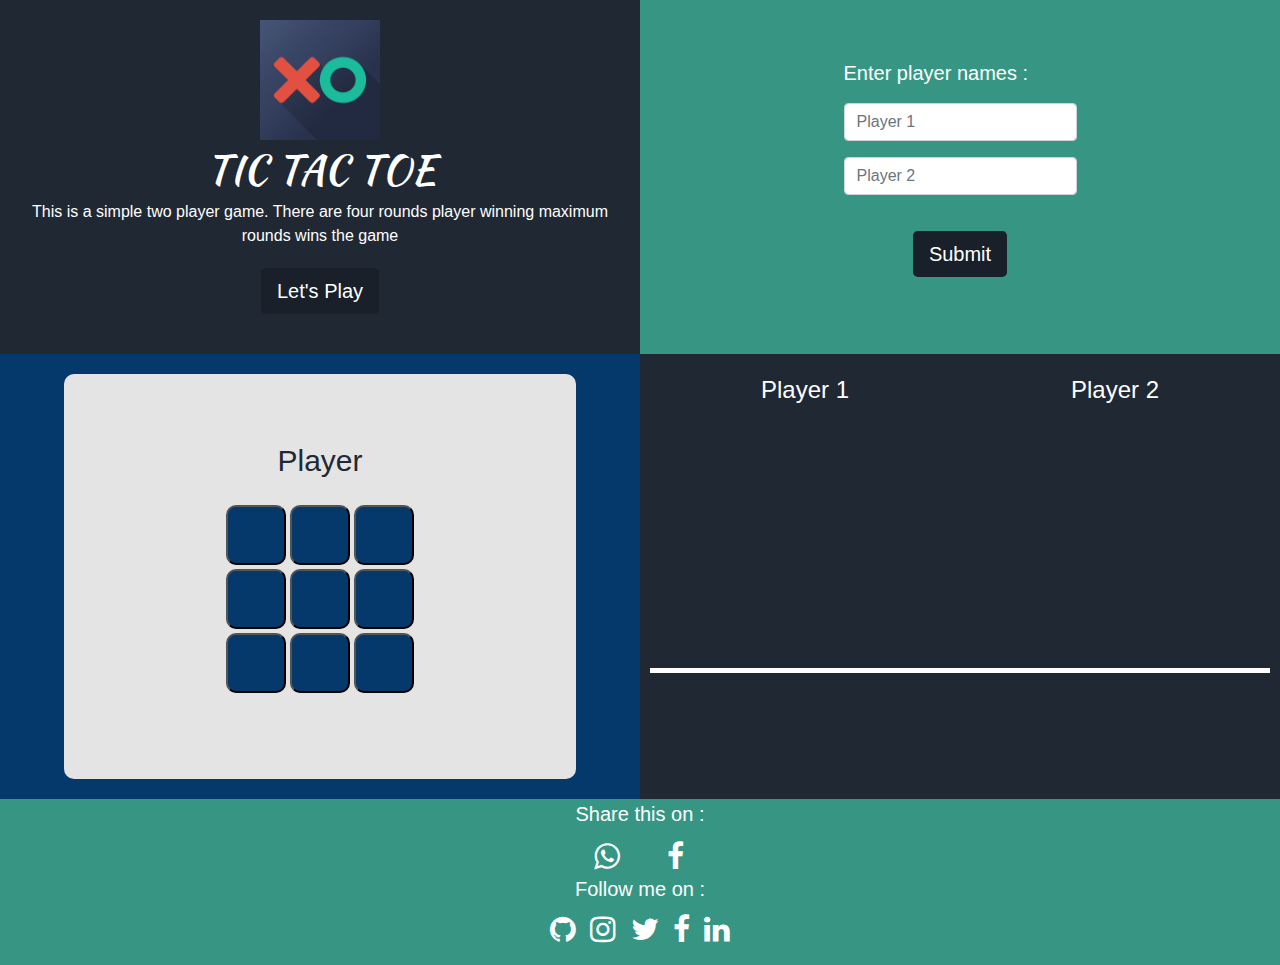
<file: index.html>
<!DOCTYPE html>
<html lang="en">
<head>
    <!-- Global site tag (gtag.js) - Google Analytics -->
<script async src="https://www.googletagmanager.com/gtag/js?id=UA-147519635-3"></script>
<script>
  window.dataLayer = window.dataLayer || [];
  function gtag(){dataLayer.push(arguments);}
  gtag('js', new Date());

  gtag('config', 'UA-147519635-3');
</script>

    <meta charset="UTF-8">
    <meta name="viewport" content="width=device-width, initial-scale=1.0">
    <meta http-equiv="X-UA-Compatible" content="ie=edge">
    <link rel="stylesheet" href="main.css">
    <link href="https://fonts.googleapis.com/css?family=Kaushan+Script&display=swap" rel="stylesheet">
    <link rel="stylesheet" href="https://stackpath.bootstrapcdn.com/bootstrap/4.3.1/css/bootstrap.min.css" integrity="sha384-ggOyR0iXCbMQv3Xipma34MD+dH/1fQ784/j6cY/iJTQUOhcWr7x9JvoRxT2MZw1T" crossorigin="anonymous">
    <link rel="stylesheet" href="https://cdnjs.cloudflare.com/ajax/libs/font-awesome/4.7.0/css/font-awesome.min.css">

    <title>TIC TAC TOE</title>
</head>
<body class="main">
    <div class="title">
            <img src="img.jpg" alt="" id="main-img">
        <div id="title-name">TIC TAC TOE</div>
        <div id="desc">This is a simple two player game. There are four rounds player winning maximum rounds wins the game</div>
        <a href="#pname"><button type="button" class="btn btn-danger btn-lg" id="submit1">Let's Play</button></a>
        
    </div>
    <div class="pname" id="pname">
            <div class="form-group">
            <div style="align-self: flex-start ; margin-bottom : 15px ; font-size: 20px ">Enter player names :</div>
              <input type="text" class="form-control" id="formGroupExampleInput" placeholder="Player 1">
            </div>
            <div class="form-group">
              <input type="text" class="form-control" id="formGroupExampleInput2" placeholder="Player 2">
            </div>
            <div><a href="#game"><button type="button" class="btn btn-primary btn-lg" id="submit2">Submit</button></a> 
            </div>
    </div>
    <div class="game" id="game">
        <div class="jumbotron jumbotron-fluid" id="game-background">
            <div style="font-size: 30px" id="chance">Player</div>
            <div class="main-game" id="buttons">
                <button id="btn1"></button>
                <button id="btn2"></button>
                <button id="btn3"></button>
                <button id="btn4"></button>
                <button id="btn5"></button>
                <button id="btn6"></button>
                <button id="btn7"></button>
                <button id="btn8"></button>
                <button id="btn9"></button>
            </div>
        </div>
    </div>
    <div class="table">
            <h4 id="player1">Player 1</h4>
            <h4 id="player2">Player 2</h4>
            <div></div>
            <div></div>
            <div></div>
            <div></div>
            <div></div>
            <div></div>
            <div></div>
            <div></div>
            <div id="result"></div>
        </div>
    <div class="share">
            <p style="color: #fff ; margin-bottom:10px ; font-size: 20px ;">Share this on :</p>
            <div>
            <a href="whatsapp://send?text=http://webdevelopmentscripts.com" style="color: #fff"><i class="fa fa-whatsapp" style="font-size:30px ; margin-right : 40px"></i></a>
            <a href="https://www.facebook.com/sharer/sharer.php?u=https%3A//x-n-o-web-app.netlify.com/?_ga=2.44893024.590733038.1568299423-359579610.1568102929"><i class="fa fa-facebook" style="font-size:30px ; color: #fff ; margin: 2px"></i></a>
        </div>
<p style="font-size:20px ; color: #fff ; margin-bottom: 5px ;">Follow me on :</p>
<p><a href="https://github.com/AbhijeetNandvikar?tab=repositories"><i class="fa fa-github" style="font-size:30px ; color: #fff ; margin: 5px"></i></a> 
    <a href="https://www.instagram.com/abhi.nandvikar/"><i class="fa fa-instagram" style="font-size:30px ; color: #fff ; margin: 5px"></i></a>
    <a href="https://twitter.com/AbhijeetNandvi1"><i class="fa fa-twitter" style="font-size:30px ; color: #fff ; margin: 5px"></i></a>
    <a href="https://www.facebook.com/abhijeet.nandvikar"><i class="fa fa-facebook" style="font-size:30px ; color: #fff ; margin: 5px"></i></a>
    <a href="https://www.linkedin.com/in/abhijeet-nandvikar-724b7818b/"><i class="fa fa-linkedin" style="font-size:30px ; color: #fff ; margin: 5px"></i></a> </p>
    

    </div>
    <script type="text/javascript" src="Script.js"></script>
</body>
</html>
</file>
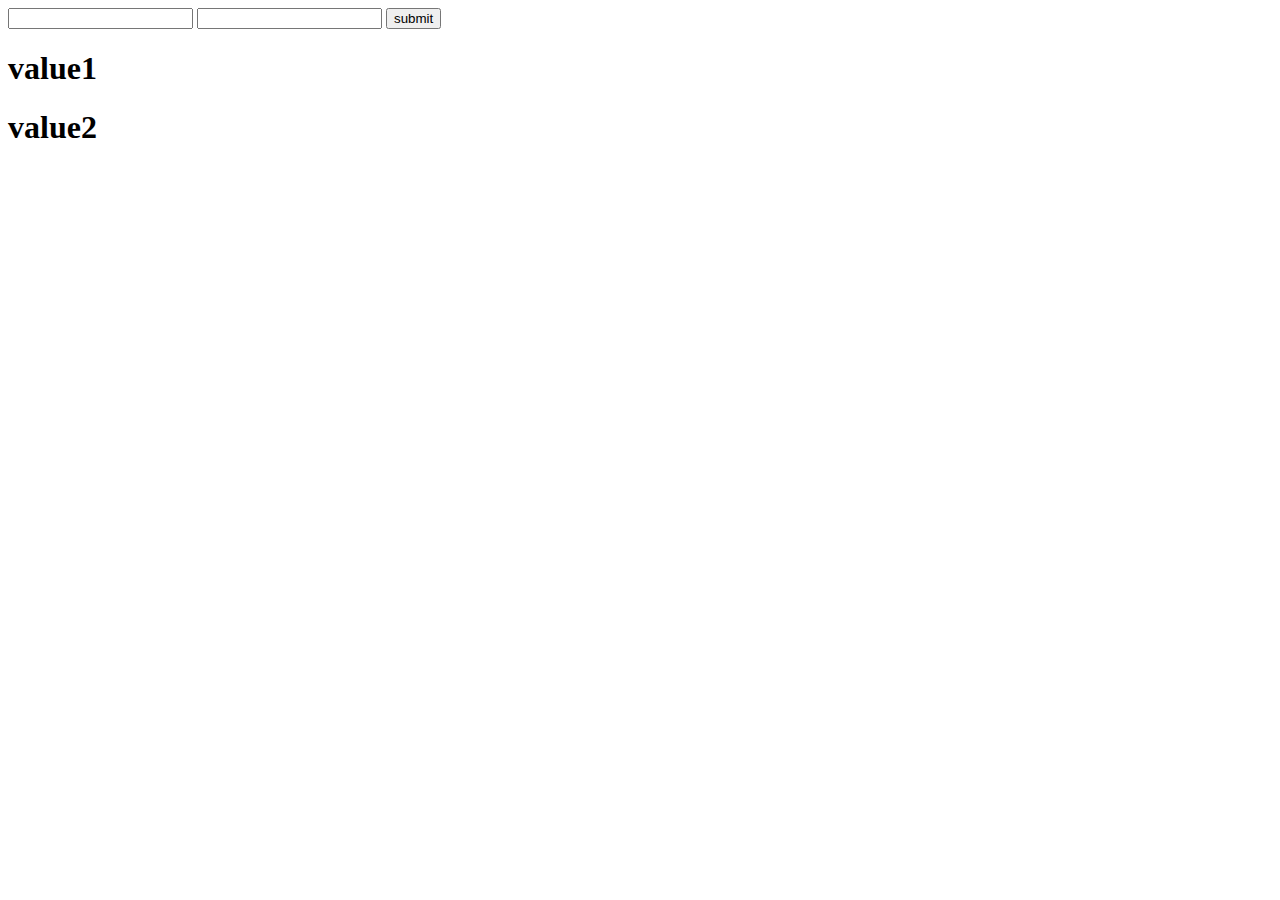
<file: sample.html>
<!DOCTYPE html>
<html lang="en">
<head>
    <meta charset="UTF-8">
    <meta name="viewport" content="width=device-width, initial-scale=1.0">
    <meta http-equiv="X-UA-Compatible" content="ie=edge">
    <title>Document</title>
</head>
<body>
    <input type="text"  id="name1">
    <input type="text" id="name2">
    <button id="submit">submit</button>
    <h1 id="h1">value1</h1>
    <h1 id="h2">value2</h1>
<script>
        const btn =  document.getElementById("submit")
        const h1 = document.getElementById("h1")
        const h2 = document.getElementById("h2")
        var counter = 0 
        function displayName(){
            const val1 = document.getElementById("name1")
            const val2 = document.getElementById("name2")
            counter = counter + 1 ;
            console.log("working")
            console.log(counter)
        }
        btn.addEventListener("click",displayName) ;

        </script>
</body>
</html>
</file>
<file: main.css>
html{
    scroll-behavior: smooth ;
    margin: 0px ;
}
.main{
    display: grid;
    grid-template-rows: .35fr .15fr 1fr .5fr .25fr ;
    margin: 0px ;
}
.title{
    padding: 20px ;
    display: flex ;
    flex-direction: column ;
    justify-content: center ;
    align-items: center ;
    background: #1f2833;
    color: white ;
    height: 100%;
    font-family: 'Open Sans', sans-serif;
    
}
.btn-lg{
    margin: 20px ;
    background-color: #192029  !important;
    border: none !important ;
    color: #fff ;
}
.btn-lg:hover{
    box-shadow:2px 2px 4px black !important ;
    border: none !important ;
}
#title-name{
    font-family: 'Kaushan Script', cursive;
    font-size: 40px ;
}
#main-img{
    width: 20% ;
    height: auto ;
    align-self: center ;
}
.pname{
    padding: 20px ;
    display: flex ;
    flex-direction: column ;
    justify-content: center ;
    align-items: center ;
    background: #379683;
    color: #fff ;
}
.form-control:hover{
    box-shadow: 3px 5px 10px #333 ;
    
}
.game{
    display: flex ;
    flex-direction: column ;
    justify-content: center ;
    align-items: center ;
    background:#05386b  ;
    color: white ;
    height: 100%;
}
.table{
    display: flex ;
    flex-direction: column ;
    justify-content: center ;
    align-items: center ;
    background: #66fcf1;
    height: 100%;
    padding: 10px;
}
.share{
    display: flex ;
    flex-direction: column ;
    justify-content: center ;
    align-items: center ;
    background: #379683 ;
    height: 100%;

}
.main-game{
    margin: 20px ;
    display: grid ;
    grid-template-rows: 1fr 1fr 1fr ;
    grid-template-columns: 1fr 1fr 1fr ;
}
#game-background{
    display: flex ;
    flex-direction: column ;
    justify-content: center ;
    align-items: center ;
    border-radius : 10px !important;
    width : 80% ;
    margin:20px !important; 
    background:#1f2833 ;
    background-color: #e4e4e4 ;
    color: #1f2833 ;
} 
.main-game > button{
    width: 60px ;
    height: 60px ;
    margin : 2px ;
    text-align: center ;
    text-justify: center ;
    background-color:#05386b  ;
    border-radius: 10px;
    color: #fff ;
    font-size: 30px ;
}
.main-game > button:hover{
    box-shadow: 2px 5px 10px #333 ;
}
.table{
    display: grid ;
    justify-content: center ;
    align-content: center ;
    grid-template-columns: 1fr 1fr ;
    grid-template-rows: 1fr 1fr 1fr 1fr 1fr 2fr ;
    background-color:#1f2833;
    
}
#result{
    border-top: 5px solid #1f2833 ;
    grid-column : 1/3 ;
    font-size: 50px ;
    color: #fff ;
    border-top:5px solid #fff ;
    
}
.table > div,h4{
    display: flex ;
    flex-direction: column ;
    justify-content: center ;
    align-items: center ;
    height: 100%;
    margin: 0px ;
    color: #fff ;
}
#desc{
    text-align: center ;
}
@media(min-width:1000px){
    .main{
        display: grid;
        grid-template-rows: 7.5fr 1fr 2.5fr ;
        grid-template-columns: 1fr 1fr ;
        height: 100vh ;
    }
    .share{
        grid-column: 1/3 ;
    
    }

}
</file>
